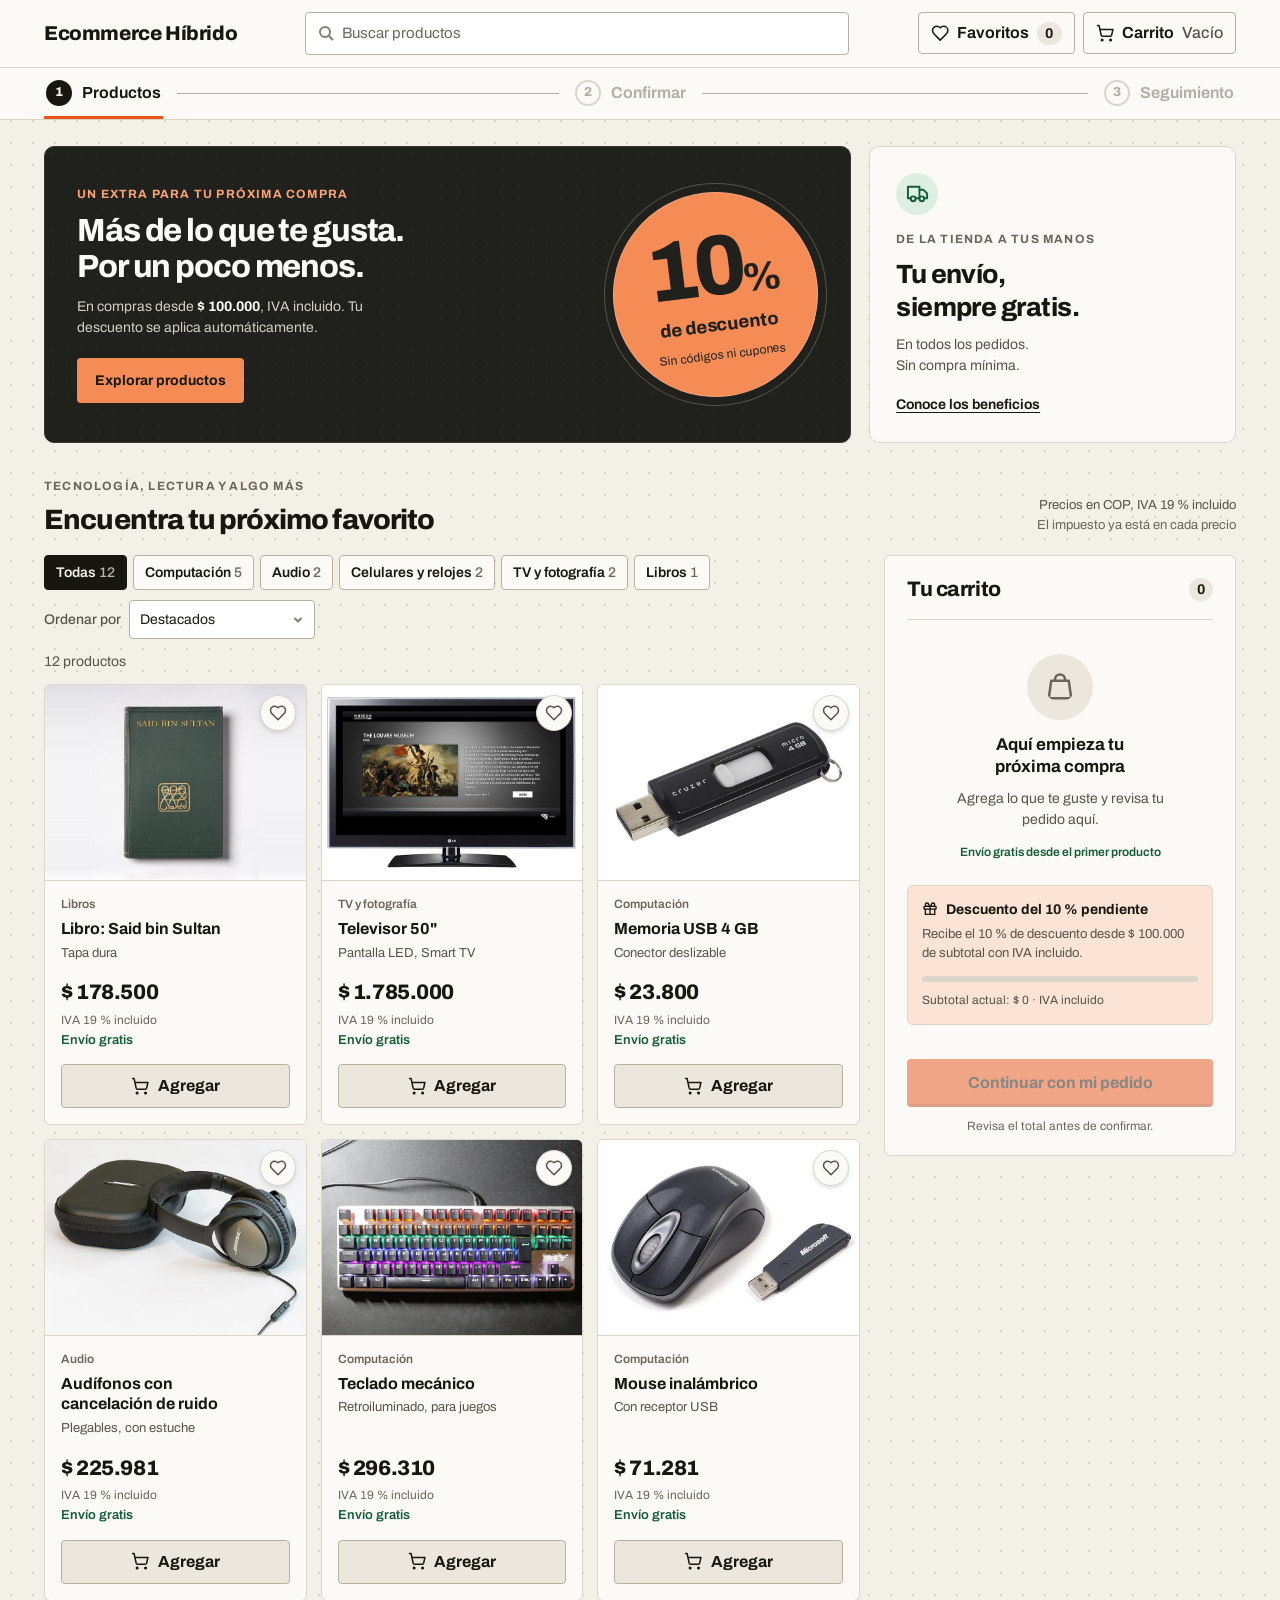
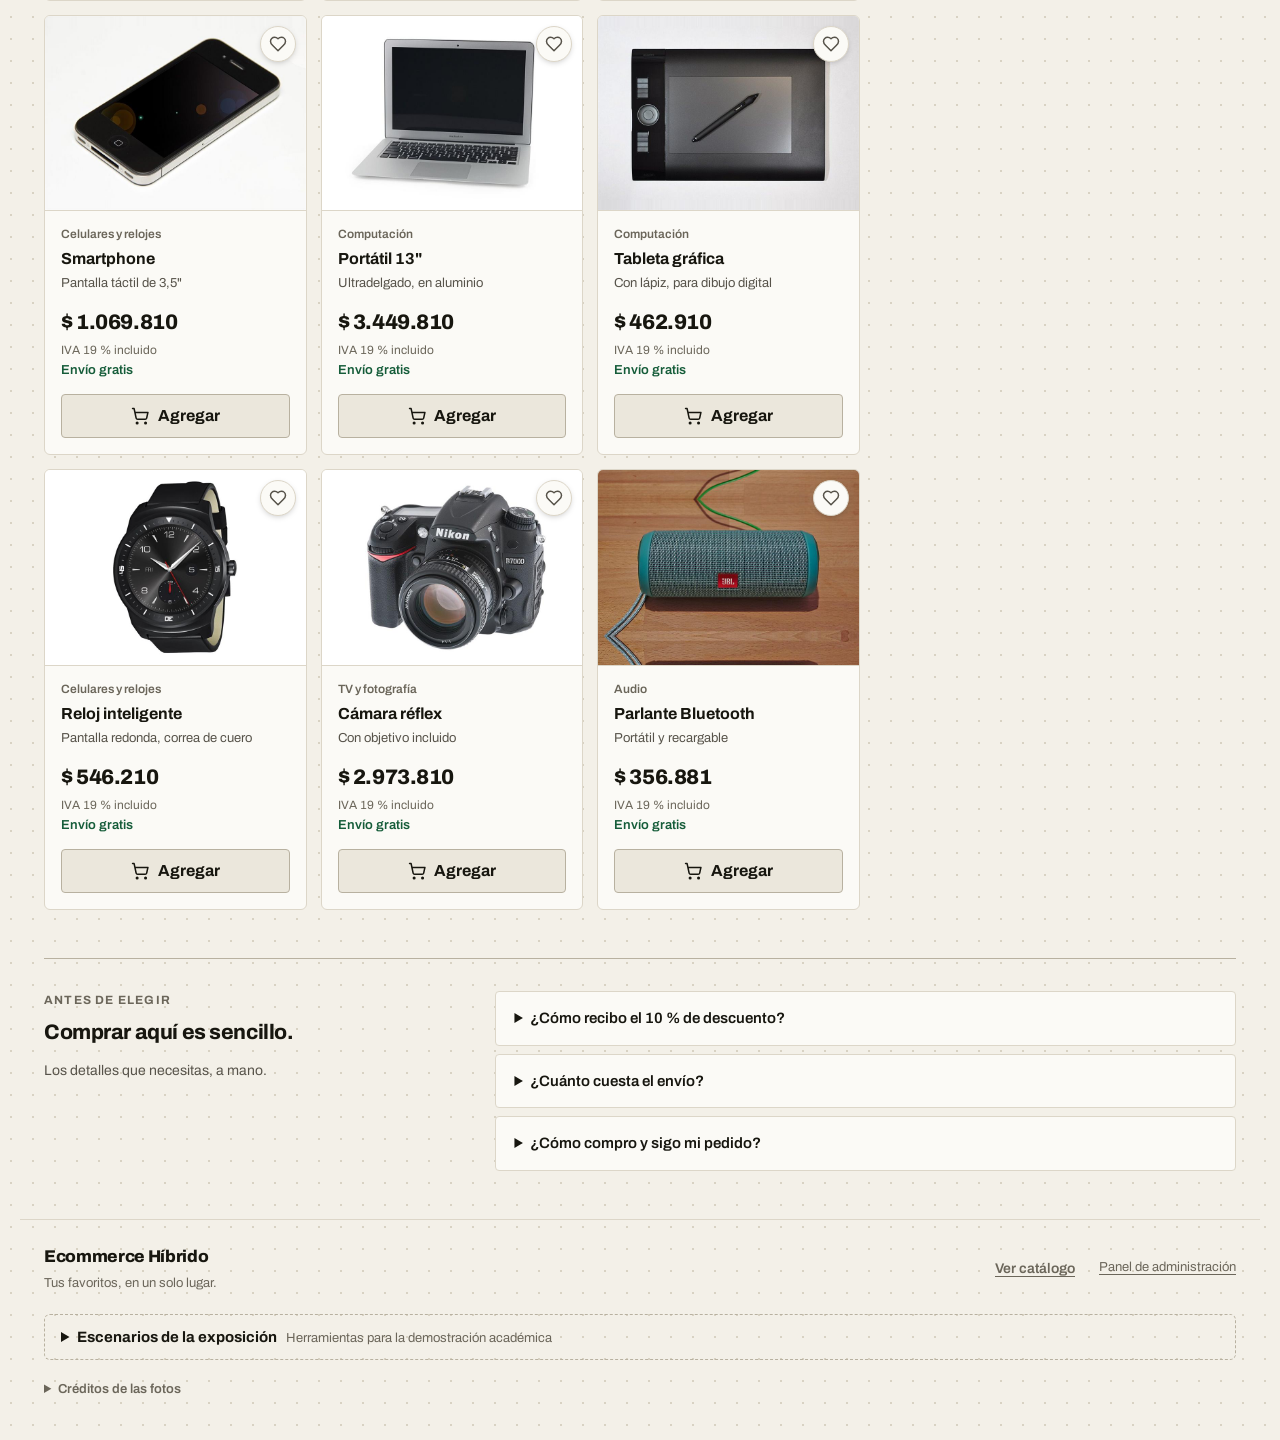
<file: frontend/index.html>
<!doctype html>
<html lang="es">
<head>
  <meta charset="utf-8">
  <meta name="viewport" content="width=device-width, initial-scale=1">
  <meta name="color-scheme" content="light dark">
  <title>Tienda · Ecommerce Híbrido</title>
  <link rel="icon" href="data:,">
  <link rel="preconnect" href="https://fonts.googleapis.com">
  <link rel="preconnect" href="https://fonts.gstatic.com" crossorigin>
  <link rel="stylesheet" href="https://fonts.googleapis.com/css2?family=Archivo:wght@400..800&family=JetBrains+Mono:wght@400;600&display=swap">
  <link rel="stylesheet" href="css/base.css">
  <link rel="stylesheet" href="css/tienda.css">
  <script type="module" src="js/tienda/app.js"></script>
</head>
<body class="tienda">

<a class="saltar-contenido" href="#titulo-productos">Ir al contenido</a>

<header class="encabezado">
  <div class="interior encabezado-fila">
    <a class="marca" href="./">Ecommerce Híbrido</a>
    <form id="form-buscar" class="buscador" role="search">
      <label for="buscar" class="solo-lector">Buscar productos</label>
      <input id="buscar" type="search" placeholder="Buscar productos" autocomplete="off">
    </form>
    <div class="acciones-encabezado">
      <button type="button" id="ver-favoritos" class="boton-encabezado" aria-pressed="false" aria-label="Ver favoritos">
        <span class="etiqueta-boton">Favoritos</span> <span id="cuenta-favoritos" class="contador">0</span>
      </button>
      <button type="button" id="ir-carrito" class="boton-encabezado boton-carrito" aria-label="Ver carrito">
        <span class="etiqueta-boton">Carrito</span> <span id="resumen-encabezado" class="resumen-encabezado">Vacío</span>
      </button>
    </div>
  </div>
  <nav class="pasos" aria-label="Pasos de la compra">
    <ol class="interior">
      <li><button type="button" data-paso="productos"><span class="numero">1</span>Productos</button></li>
      <li><button type="button" data-paso="confirmar"><span class="numero">2</span>Confirmar</button></li>
      <li><button type="button" data-paso="seguimiento"><span class="numero">3</span>Seguimiento</button></li>
    </ol>
  </nav>
</header>

<main class="interior">
  <section id="paso-productos" class="paso" aria-labelledby="titulo-productos">
    <div id="promociones" class="promociones" aria-label="Beneficios de tu compra">
      <section class="promocion-descuento" aria-labelledby="titulo-promocion">
        <div class="promocion-texto">
          <p class="antetitulo">Un extra para tu próxima compra</p>
          <h2 id="titulo-promocion">Más de lo que te gusta.<br>Por un poco menos.</h2>
          <p>En compras desde <strong>$ 100.000</strong>, IVA incluido. Tu descuento se aplica automáticamente.</p>
          <button type="button" id="explorar-productos" class="boton-primario">Explorar productos</button>
        </div>
        <div class="sello-descuento"><strong>10<span>%</span></strong><span>de descuento</span><small>Sin códigos ni cupones</small></div>
      </section>
      <section class="promocion-envio" aria-labelledby="titulo-envio">
        <span class="icono-beneficio" data-icono="envio"></span>
        <p class="antetitulo">De la tienda a tus manos</p>
        <h2 id="titulo-envio">Tu envío,<br> siempre gratis.</h2>
        <p>En todos los pedidos.<br> Sin compra mínima.</p>
        <a href="#ayuda-tienda">Conoce los beneficios</a>
      </section>
    </div>
    <div class="titulo-catalogo">
      <div>
        <p class="antetitulo">Tecnología, lectura y algo más</p>
        <h1 id="titulo-productos" tabindex="-1">Encuentra tu próximo favorito</h1>
      </div>
      <p class="nota-catalogo">Precios en COP, IVA 19 % incluido <span>El impuesto ya está en cada precio</span></p>
    </div>
    <div class="paso-productos">
      <div class="columna-catalogo">
        <div id="vista-catalogo">
          <div class="barra-catalogo">
            <div id="categorias" class="categorias" role="group" aria-label="Categorías"></div>
            <div class="orden">
              <label for="orden">Ordenar por</label>
              <select id="orden">
                <option value="relevancia">Destacados</option>
                <option value="precio-asc">Precio: menor a mayor</option>
                <option value="precio-desc">Precio: mayor a menor</option>
                <option value="nombre">Nombre</option>
              </select>
            </div>
          </div>
          <div class="resumen-catalogo">
            <p id="resultado-busqueda" class="resultado-busqueda" role="status"></p>
            <button type="button" id="limpiar-filtros" class="enlace-boton" hidden>Limpiar filtros</button>
          </div>
          <div id="vitrina" class="vitrina"></div>
          <div id="sin-resultados" class="sin-resultados" hidden>
            <p id="texto-sin-resultados"></p>
            <button type="button" id="ver-todo" class="boton-secundario">Ver todos los productos</button>
          </div>
        </div>
        <div id="detalle-producto" class="detalle-producto" hidden></div>
      </div>
      <aside class="panel carrito" aria-labelledby="titulo-carrito">
        <div class="titulo-carrito"><h2 id="titulo-carrito" tabindex="-1">Tu carrito</h2><span id="unidades-carrito" class="contador" aria-label="Unidades en el carrito">0</span></div>
        <div id="contenido-carrito"></div>
        <button type="button" id="continuar" class="boton-primario">Continuar con mi pedido</button>
        <p class="nota-carrito">Revisa el total antes de confirmar.</p>
      </aside>
    </div>
    <section id="ayuda-tienda" class="ayuda-tienda" aria-labelledby="titulo-ayuda">
      <div><p class="antetitulo">Antes de elegir</p><h2 id="titulo-ayuda">Comprar aquí es sencillo.</h2><p>Los detalles que necesitas, a mano.</p></div>
      <div class="preguntas">
        <details><summary>¿Cómo recibo el 10 % de descuento?</summary><p>El descuento aplica desde $ 100.000 en productos con IVA incluido, incluyendo ese monto exacto. Se descuenta automáticamente en el carrito, sin ingresar un cupón: $ 100.000 quedan en $ 90.000 finales. Todos los precios incluyen el IVA del 19 % y el envío es gratis.</p></details>
        <details><summary>¿Cuánto cuesta el envío?</summary><p>El envío es gratis en todos los pedidos y no exige una compra mínima. Verás el envío separado en el resumen de tu pedido.</p></details>
        <details><summary>¿Cómo compro y sigo mi pedido?</summary><p>Elige tus productos, revisa el carrito y continúa para ingresar tu nombre y confirmar. Después podrás consultar el estado del pago, la disponibilidad y la notificación en el paso Seguimiento.</p></details>
      </div>
    </section>
  </section>

  <section id="paso-confirmar" class="paso" aria-labelledby="titulo-confirmar" hidden>
    <h1 id="titulo-confirmar" tabindex="-1">Confirma tu pedido</h1>
    <div id="rechazo" class="rechazo" role="alert" hidden></div>
    <div class="paso-confirmar">
      <form id="form-confirmar" class="panel datos-cliente" novalidate>
        <h2>Tus datos</h2>
        <label for="cliente">Nombre del cliente</label>
        <input id="cliente" type="text" autocomplete="name" placeholder="Como aparecerá en el pedido" aria-describedby="error-cliente">
        <p id="error-cliente" class="error-campo" hidden>Escribe el nombre para confirmar la compra.</p>
        <button type="submit" id="confirmar" class="boton-primario">Confirmar compra</button>
        <button type="button" class="boton-secundario" data-ir="productos">Volver a los productos</button>
      </form>
      <section class="panel resumen" aria-labelledby="titulo-resumen">
        <h2 id="titulo-resumen">Resumen del pedido</h2>
        <div id="resumen-pedido"></div>
      </section>
    </div>
  </section>

  <section id="paso-seguimiento" class="paso" aria-labelledby="titulo-seguimiento" hidden>
    <h1 id="titulo-seguimiento" tabindex="-1">Seguimiento</h1>
    <p id="aviso-conexion" class="aviso-conexion" role="status" hidden>Sin conexión con el seguimiento en vivo; se vuelve a intentar sola.</p>
    <div class="paso-seguimiento">
      <section id="pedido-actual" class="panel pedido-actual" aria-live="polite" aria-label="Pedido seleccionado"></section>
      <section class="panel pedidos" aria-labelledby="titulo-pedidos">
        <h2 id="titulo-pedidos">Tus pedidos</h2>
        <p id="sin-pedidos" class="vacio">Aún no has hecho pedidos.</p>
        <ol id="mis-pedidos" class="mis-pedidos"></ol>
        <button type="button" id="otro-pedido" class="boton-primario">Hacer otro pedido</button>
      </section>
    </div>
  </section>
</main>

<div id="aviso-carrito" class="aviso-flotante" role="status" hidden></div>

<div id="barra-movil" class="barra-movil" hidden>
  <span id="resumen-movil"></span>
  <button type="button" id="continuar-movil" class="boton-primario">Continuar</button>
</div>

<footer class="interior pie">
  <div class="pie-tienda">
    <div><a class="marca" href="./">Ecommerce Híbrido</a><p>Tus favoritos, en un solo lugar.</p></div>
    <nav aria-label="Enlaces de la tienda"><button type="button" id="volver-catalogo" class="enlace-boton">Ver catálogo</button><a href="admin.html" target="panel-admin">Panel de administración</a></nav>
  </div>
  <details id="escenarios" class="escenarios">
    <summary>Escenarios de la exposición <span>Herramientas para la demostración académica</span></summary>
    <div class="grupos-escenarios">
      <div>
        <p class="etiqueta-grupo">Válidos <span>(te llevan a confirmar la compra)</span></p>
        <div class="botones-ejemplo validos">
          <button type="button" data-escenario="normal">Caso normal<small>Libro ×1, todo correcto</small></button>
          <button type="button" data-escenario="pago">Pago rechazado<small>Televisor ×1, RN-11</small></button>
          <button type="button" data-escenario="stock">Sin stock<small>USB ×15, RN-12</small></button>
          <button type="button" data-escenario="varios">Varios ítems<small>Libro + USB ×11, RN-12</small></button>
        </div>
      </div>
      <div>
        <p class="etiqueta-grupo">Inválidos <span>(order-api responde 400)</span></p>
        <div class="botones-ejemplo invalidos">
          <button type="button" data-escenario="precio-cero" class="invalida">Precio cero<small>precioUnitario 0</small></button>
          <button type="button" data-escenario="sin-items" class="invalida">Sin ítems<small>lista vacía</small></button>
          <button type="button" data-escenario="cantidad-cero" class="invalida">Cantidad cero<small>cantidad 0</small></button>
        </div>
      </div>
    </div>
  </details>
  <details class="creditos">
    <summary>Créditos de las fotos</summary>
    <ul id="lista-creditos"></ul>
    <p>Fotos con licencia libre de Wikimedia Commons. Las marcas que aparecen pertenecen a sus dueños; esta es una tienda de demostración de un proyecto académico.</p>
  </details>
</footer>

</body>
</html>
</file>
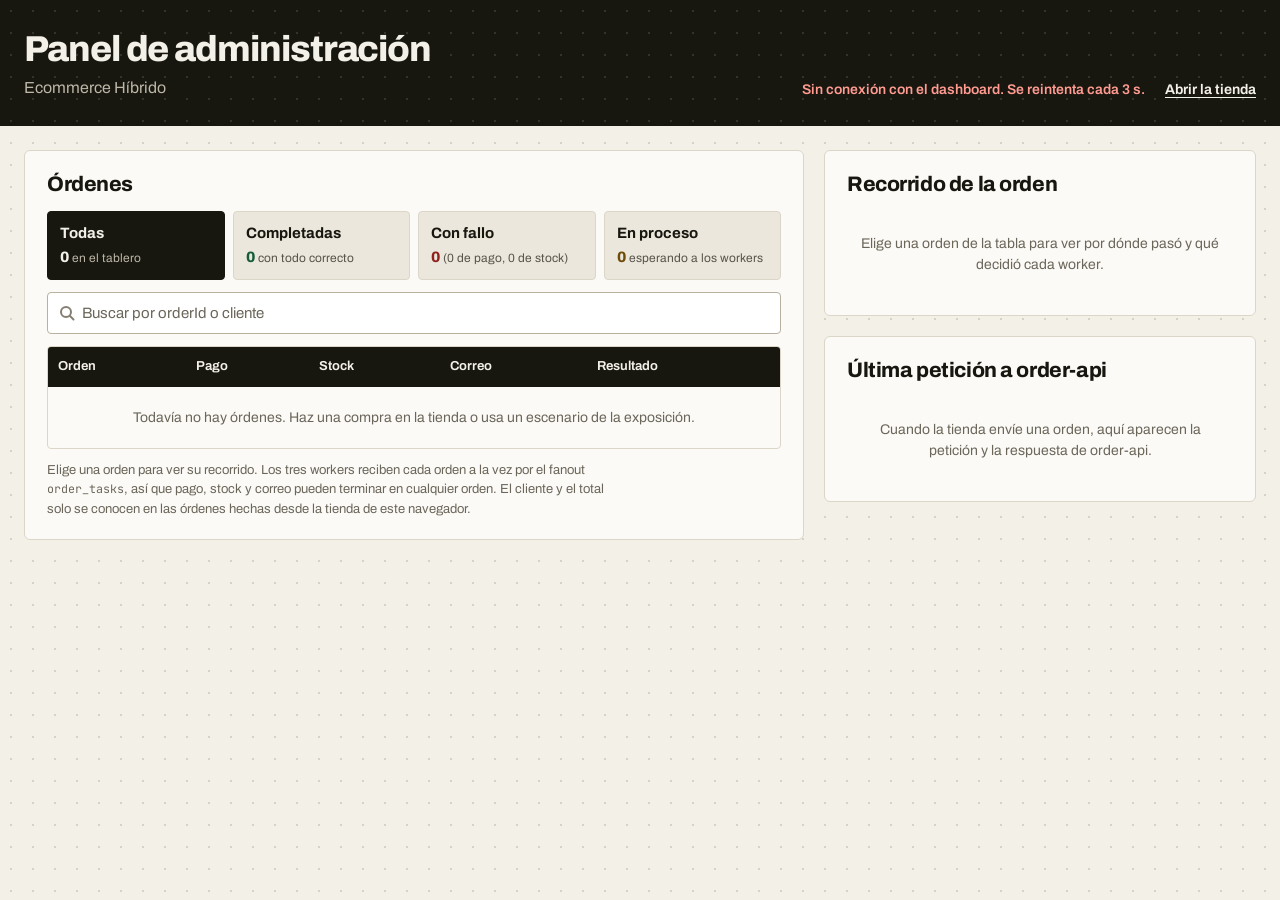
<file: frontend/admin.html>
<!doctype html>
<html lang="es">
<head>
  <meta charset="utf-8">
  <meta name="viewport" content="width=device-width, initial-scale=1">
  <meta name="color-scheme" content="light dark">
  <title>Panel de administración · Ecommerce Híbrido</title>
  <link rel="icon" href="data:,">
  <link rel="preconnect" href="https://fonts.googleapis.com">
  <link rel="preconnect" href="https://fonts.gstatic.com" crossorigin>
  <link rel="stylesheet" href="https://fonts.googleapis.com/css2?family=Archivo:wght@400..800&family=JetBrains+Mono:wght@400;600&display=swap">
  <link rel="stylesheet" href="css/base.css">
  <link rel="stylesheet" href="css/admin.css">
  <script type="module" src="js/admin/app.js"></script>
</head>
<body class="admin">

<header class="cabecera">
  <div class="cabecera-interior">
    <div>
      <h1>Panel de administración</h1>
      <p class="producto">Ecommerce Híbrido</p>
    </div>
    <div class="cabecera-derecha">
      <p id="conexion" class="conexion" role="status">Conectando con el dashboard…</p>
      <a class="enlace-tienda" href="./" target="tienda">Abrir la tienda</a>
    </div>
  </div>
</header>

<main class="columnas">
  <section class="panel panel-ordenes" aria-labelledby="titulo-ordenes">
    <div class="cabecera-panel">
      <h2 id="titulo-ordenes">Órdenes</h2>
      <p id="mostrando" class="mostrando" aria-live="polite"></p>
    </div>
    <div class="filtros" role="group" aria-label="Filtrar por resultado">
      <button type="button" data-filtro="todas" aria-pressed="true">
        Todas<small><b id="cuenta-todas">0</b> en el tablero</small>
      </button>
      <button type="button" data-filtro="completada" class="completada" aria-pressed="false">
        Completadas<small><b id="cuenta-completada">0</b> con todo correcto</small>
      </button>
      <button type="button" data-filtro="fallo" class="fallo" aria-pressed="false">
        Con fallo<small><b id="cuenta-fallo">0</b> <span id="detalle-fallo">(0 de pago, 0 de stock)</span></small>
      </button>
      <button type="button" data-filtro="proceso" class="proceso" aria-pressed="false">
        En proceso<small><b id="cuenta-proceso">0</b> esperando a los workers</small>
      </button>
    </div>
    <input id="buscar" type="search" placeholder="Buscar por orderId o cliente" aria-label="Buscar por orderId o cliente" autocomplete="off">
    <div class="tabla-envoltura">
      <table id="ordenes">
        <thead>
          <tr><th>Orden</th><th>Pago</th><th>Stock</th><th>Correo</th><th>Resultado</th></tr>
        </thead>
        <tbody id="filas"></tbody>
      </table>
      <p id="sin-ordenes" class="vacio">Todavía no hay órdenes. Haz una compra en la tienda o usa un escenario de la exposición.</p>
    </div>
    <p class="leyenda">
      Elige una orden para ver su recorrido. Los tres workers reciben cada orden a la vez por el fanout
      <code>order_tasks</code>, así que pago, stock y correo pueden terminar en cualquier orden. El cliente y el total
      solo se conocen en las órdenes hechas desde la tienda de este navegador.
    </p>
  </section>

  <div class="lateral">
    <section id="recorrido" class="panel recorrido-panel" aria-labelledby="titulo-recorrido">
      <h2 id="titulo-recorrido">Recorrido de la orden</h2>
      <div id="contenido-recorrido" aria-live="polite"></div>
    </section>
    <section id="peticion" class="panel peticion" aria-labelledby="titulo-peticion">
      <h2 id="titulo-peticion">Última petición a order-api</h2>
      <div id="contenido-peticion" aria-live="polite"></div>
    </section>
  </div>
</main>

</body>
</html>
</file>
<file: frontend/css/base.css>
/* Base común de la tienda y del panel de administración: tokens de color (claro y oscuro), tipografía, paneles,
   campos y botones. Cada página añade lo suyo en tienda.css o admin.css. Una sola familia tipográfica; la
   monoespaciada solo para datos y código (SKU, orderId, estados, JSON). */

:root {
  --papel: #f3f0e8; --papel-2: #ebe7dc; --tarjeta: #fbfaf6; --campo: #ffffff; --punto-fondo: #d8d2c3;
  --tinta: #17160f; --tinta-2: #57534a; --tinta-3: #6b665a; --linea: #dcd6c8; --linea-fuerte: #b8b1a0;
  --senal: #e8541c; --senal-oscura: #c9430f; --senal-suave: #fbe3d6;
  --ok: #1f7a4d; --ok-texto: #155c39; --ok-suave: #dcefe2;
  --fallo: #b8322a; --fallo-texto: #8e231d; --fallo-suave: #f8dfdb;
  --pend-texto: #6e4c08; --pend-suave: #f3e8cc;
  --neutro-suave: #e7e3d8;
  --destacado: #fde9c8; --hover: #f4f1e9;
  /* Banda: superficie sólida de la cabecera del panel y del encabezado de su tabla. En claro es la tinta. */
  --banda: #17160f; --sobre-banda: #f3f0e8; --sobre-banda-2: #bdb7a8; --punto-banda: #34332b; --fallo-sobre-banda: #ff9b91;
  /* Texto sobre la tinta (filtro o paso seleccionado) y sobre los colores de estado sólidos. */
  --sobre-tinta: #f3f0e8; --sobre-tinta-2: #bdb7a8;
  --sobre-estado: #ffffff;
  --fuente: "Archivo", "Segoe UI", system-ui, sans-serif;
  --mono: "JetBrains Mono", "Cascadia Mono", Consolas, ui-monospace, monospace;
  --radio: 6px;
  color-scheme: light;
}

@media (prefers-color-scheme: dark) {
  :root {
    --papel: #121210; --papel-2: #1b1b18; --tarjeta: #1a1a17; --campo: #22221e; --punto-fondo: #2a2a25;
    --tinta: #efebe1; --tinta-2: #b5afa1; --tinta-3: #a09a8c; --linea: #2f2e29; --linea-fuerte: #4a483f;
    --senal: #ff6a2b; --senal-oscura: #ff8550; --senal-suave: #4a2a19;
    --ok: #4cc488; --ok-texto: #7fdcab; --ok-suave: #16301f;
    --fallo: #ff7468; --fallo-texto: #ff9b91; --fallo-suave: #3b1b18;
    --pend-texto: #f0c871; --pend-suave: #342912;
    --neutro-suave: #2a2a25;
    --destacado: #3d2f12; --hover: #20201c;
    /* En oscuro la banda no se invierte (sería una franja clara deslumbrante): es un gris cálido sobre el fondo. */
    --banda: #2f2e29; --sobre-banda: #efebe1; --sobre-banda-2: #b5afa1; --punto-banda: #4a483f; --fallo-sobre-banda: #ff9b91;
    --sobre-tinta: #121210; --sobre-tinta-2: #57534a;
    --sobre-estado: #121210;
    color-scheme: dark;
  }
}

* { box-sizing: border-box; }
html { -webkit-text-size-adjust: 100%; scrollbar-color: var(--linea-fuerte) transparent; }
body {
  margin: 0; min-height: 100vh; color: var(--tinta); font: 400 15px/1.5 var(--fuente);
  font-variant-numeric: tabular-nums;
  background-color: var(--papel);
  background-image: radial-gradient(var(--punto-fondo) 1px, transparent 1.3px);
  background-size: 22px 22px;
  -webkit-font-smoothing: antialiased;
}
::selection { background: var(--senal-suave); color: var(--tinta); }
button, input { font: inherit; color: inherit; }
button { cursor: pointer; }
button:disabled { cursor: not-allowed; }
input { caret-color: var(--senal); accent-color: var(--senal); }
:focus-visible { outline: 2px solid var(--senal); outline-offset: 2px; }
code { font-family: var(--mono); font-size: .9em; }
[hidden] { display: none !important; }
a { color: inherit; text-underline-offset: 3px; }

h1 { margin: 0; font-size: 2rem; line-height: 1.1; font-weight: 800; letter-spacing: -.03em; text-wrap: balance; }
h2 { margin: 0 0 16px; font-size: 1.3125rem; line-height: 1.25; font-weight: 750; letter-spacing: -.02em; }
h1:focus, h2:focus { outline: none; }

.icono { width: 1.15em; height: 1.15em; flex: none; }

/* ---------- Paneles ---------- */
.panel { min-width: 0; background: var(--tarjeta); border: 1px solid var(--linea); border-radius: var(--radio); padding: 20px 22px; }
.vacio { margin: 0; padding: 20px 8px; text-align: center; font-size: .875rem; color: var(--tinta-3); }
.meta { margin: 0 0 12px; font-size: .8125rem; color: var(--tinta-2); }

/* ---------- Botones de ejemplo (escenarios): título y una línea de detalle ---------- */
.etiqueta-grupo { margin: 0 0 8px; font-size: .8125rem; font-weight: 600; color: var(--tinta-2); }
.etiqueta-grupo span { font-weight: 400; color: var(--tinta-3); }
.botones-ejemplo { display: grid; grid-template-columns: repeat(2, minmax(0, 1fr)); gap: 8px; }
.botones-ejemplo.invalidos { grid-template-columns: repeat(3, minmax(0, 1fr)); }
.botones-ejemplo button {
  display: grid; gap: 1px; text-align: left; padding: 9px 11px; font-size: .875rem; font-weight: 650;
  background: var(--papel-2); border: 1px solid var(--linea); border-radius: 4px;
  transition: border-color .15s ease, background-color .15s ease;
}
.botones-ejemplo button:hover { border-color: var(--tinta); background: var(--tarjeta); }
.botones-ejemplo small { font-size: .75rem; font-weight: 400; color: var(--tinta-2); }
.botones-ejemplo button.invalida { border-style: dashed; border-color: var(--fallo); background: transparent; }
.botones-ejemplo button.invalida:hover { background: var(--fallo-suave); }

/* ---------- Campos ---------- */
label { display: block; margin-bottom: 6px; font-size: .875rem; font-weight: 600; }
input {
  width: 100%; min-width: 0; padding: 9px 11px; font-size: .9375rem; background: var(--campo);
  border: 1px solid var(--linea-fuerte); border-radius: 4px; transition: border-color .15s ease;
}
input::placeholder { color: var(--tinta-3); }
input:hover { border-color: var(--tinta-3); }
input:focus { outline: 2px solid var(--senal); outline-offset: 0; border-color: var(--senal); }
input[aria-invalid="true"] { border-color: var(--fallo); background: var(--fallo-suave); }
.error-campo { margin: 6px 0 0; font-size: .8125rem; font-weight: 600; color: var(--fallo-texto); }
select {
  padding: 8px 32px 8px 10px; font: inherit; font-size: .875rem; color: var(--tinta); background: var(--campo)
  url("data:image/svg+xml,%3Csvg xmlns='http://www.w3.org/2000/svg' width='12' height='12' fill='none' stroke='%23857f72' stroke-width='2' stroke-linecap='round' stroke-linejoin='round'%3E%3Cpath d='m3 4.5 3 3 3-3'/%3E%3C/svg%3E") no-repeat right 10px center;
  border: 1px solid var(--linea-fuerte); border-radius: 4px; appearance: none; cursor: pointer;
}
select:focus { outline: 2px solid var(--senal); outline-offset: 0; border-color: var(--senal); }
/* Visible solo para lectores de pantalla (por ejemplo, la etiqueta del buscador). */
.solo-lector { position: absolute; width: 1px; height: 1px; padding: 0; margin: -1px; overflow: hidden; clip: rect(0 0 0 0); white-space: nowrap; border: 0; }

/* ---------- Botones ---------- */
.boton-primario {
  display: inline-flex; align-items: center; justify-content: center; gap: 8px;
  padding: 12px 18px; border: 0; border-radius: 4px; background: var(--senal); color: #17160f;
  font-size: 1rem; font-weight: 700; box-shadow: inset 0 -3px 0 rgba(0, 0, 0, .18);
  transition: background-color .15s ease;
}
.boton-primario:hover:not(:disabled) { background: var(--senal-oscura); }
.boton-primario:active:not(:disabled) { box-shadow: inset 0 -1px 0 rgba(0, 0, 0, .18); }
.boton-primario:disabled { opacity: .5; }
.boton-secundario {
  display: inline-flex; align-items: center; justify-content: center; gap: 8px; padding: 9px 14px;
  font-size: .875rem; font-weight: 650; text-decoration: none; background: transparent;
  border: 1px solid var(--tinta); border-radius: 4px;
}
.boton-secundario:hover { background: var(--tinta); color: var(--papel); }
.boton-icono {
  display: inline-grid; place-items: center; width: 2rem; height: 2rem; padding: 0; background: transparent;
  border: 1px solid var(--linea-fuerte); border-radius: 4px; color: var(--tinta-2);
}
.boton-icono .icono { width: 15px; height: 15px; }
.boton-icono:hover { border-color: var(--tinta); color: var(--tinta); }

/* ---------- Estados de los workers (enum tal como viaja por Kafka) ---------- */
.estado { display: inline-block; padding: 2px 7px; border-radius: 4px; font: 500 .6875rem/1.5 var(--mono); white-space: nowrap; }
.estado.ok { background: var(--ok-suave); color: var(--ok-texto); }
.estado.fallo { background: var(--fallo-suave); color: var(--fallo-texto); }
.estado.pendiente { background: var(--neutro-suave); color: var(--tinta-2); }

/* ---------- Cuerpos JSON ---------- */
.cuerpos { display: grid; gap: 6px; margin-top: 16px; }
details { border: 1px solid var(--linea); border-radius: 4px; overflow: hidden; }
summary { cursor: pointer; padding: 8px 12px; font-size: .8125rem; font-weight: 600; color: var(--tinta-2); }
summary:hover { color: var(--tinta); }
details pre {
  margin: 0; padding: 12px; max-height: 280px; overflow: auto; border-top: 1px solid var(--linea);
  background: var(--papel-2); font: .8125rem/1.5 var(--mono); white-space: pre-wrap; word-break: break-all;
}
.detalles { margin: 6px 0 0; padding-left: 20px; font-size: .875rem; color: var(--fallo-texto); }
.detalles li { font-family: var(--mono); font-size: .8125rem; }

@media (prefers-reduced-motion: reduce) {
  *, *::before, *::after { transition: none !important; scroll-behavior: auto !important; }
}

@media (max-width: 520px) {
  .botones-ejemplo.invalidos { grid-template-columns: minmax(0, 1fr); }
}
</file>
<file: frontend/css/tienda.css>
/* Tienda: promociones, catálogo, carrito, confirmación y seguimiento. Los tokens de base.css mantienen
   la identidad compartida; los ajustes de esta hoja solo afectan a la tienda. */

.interior { max-width: 1240px; margin: 0 auto; padding-inline: 24px; }

body.tienda { font-size: 16px; }
.saltar-contenido { position: fixed; top: -100px; left: 16px; z-index: 40; padding: 12px 18px; background: var(--tarjeta); border: 2px solid var(--senal); border-radius: 4px; }
.saltar-contenido:focus { top: 12px; }

/* ---------- Encabezado y pasos ---------- */
.encabezado { position: sticky; top: 0; z-index: 10; background: var(--tarjeta); border-bottom: 1px solid var(--linea); }
.encabezado-fila {
  display: grid; grid-template-columns: auto minmax(0, 34rem) auto; justify-content: space-between; align-items: center;
  gap: 12px 20px; padding-top: 12px; padding-bottom: 12px;
}
.marca { font-size: 1.25rem; font-weight: 800; letter-spacing: -.02em; text-decoration: none; white-space: nowrap; }
.buscador { margin: 0; }
#buscar {
  padding-left: 36px;
  background: var(--campo) url("data:image/svg+xml,%3Csvg xmlns='http://www.w3.org/2000/svg' width='16' height='16' fill='none' stroke='%23857f72' stroke-width='2' stroke-linecap='round'%3E%3Ccircle cx='7' cy='7' r='5'/%3E%3Cpath d='m11 11 3.5 3.5'/%3E%3C/svg%3E") no-repeat 12px 50%;
}
.acciones-encabezado { display: flex; gap: 8px; }
.boton-encabezado {
  display: inline-flex; align-items: center; gap: 8px; padding: 8px 12px; font-weight: 650; white-space: nowrap;
  background: transparent; border: 1px solid var(--linea-fuerte); border-radius: 4px;
}
.boton-encabezado:hover { border-color: var(--tinta); }
.boton-encabezado[aria-pressed="true"] { background: var(--tinta); border-color: var(--tinta); color: var(--sobre-tinta); }
.contador {
  min-width: 1.75em; padding: 1px 7px; border-radius: 999px; text-align: center; font-size: .875rem; font-weight: 700;
  background: var(--papel-2); color: var(--tinta);
}
.boton-encabezado[aria-pressed="true"] .contador { background: var(--sobre-tinta); color: var(--tinta); }
.resumen-encabezado { font-weight: 500; color: var(--tinta-2); }

.pasos { border-top: 1px solid var(--linea); }
.pasos ol { display: flex; align-items: center; list-style: none; margin-block: 0; }
.pasos li { display: flex; align-items: center; flex: 1; }
.pasos li:last-child { flex: none; }
/* La línea entre pasos: el camino de la compra. */
.pasos li:not(:last-child)::after { content: ""; flex: 1; min-width: 12px; height: 1px; margin-inline: 14px; background: var(--linea-fuerte); }
.pasos button {
  display: inline-flex; align-items: center; gap: 10px; padding: 12px 2px 10px; white-space: nowrap;
  background: none; border: 0; border-bottom: 3px solid transparent; font-weight: 650; color: var(--tinta-3);
}
.pasos button:not(:disabled):hover { color: var(--tinta); }
.pasos button:disabled { opacity: .5; }
.pasos .numero {
  display: inline-grid; place-items: center; width: 26px; height: 26px; border-radius: 50%;
  border: 2px solid var(--linea-fuerte); font-size: .8125rem; font-weight: 800;
}
.pasos button[aria-current="step"] { color: var(--tinta); border-bottom-color: var(--senal); }
.pasos button[aria-current="step"] .numero { background: var(--tinta); border-color: var(--tinta); color: var(--sobre-tinta); }
.pasos button.hecho .numero { background: var(--ok); border-color: var(--ok); color: var(--sobre-estado); }

main.interior { padding-top: 26px; padding-bottom: 48px; }
.paso h1 { margin-bottom: 16px; font-size: 1.75rem; }

/* ---------- Beneficios visibles al entrar al catálogo ---------- */
.antetitulo { margin: 0 0 10px; font-size: .75rem; font-weight: 700; letter-spacing: .1em; text-transform: uppercase; }
.promociones { display: grid; grid-template-columns: minmax(0, 2.2fr) minmax(0, 1fr); gap: 18px; margin-bottom: 34px; }
.promocion-descuento {
  display: flex; align-items: center; justify-content: space-between; gap: 20px; padding: 30px 32px;
  background: #20211c; color: #fbfaf6; border: 1px solid #34372e; border-radius: 10px; overflow: hidden;
  background-image: radial-gradient(#3a3c32 .8px, transparent .8px); background-size: 15px 15px;
}
.promocion-texto { max-width: 24rem; }
.promocion-descuento .antetitulo { color: #fca476; }
.promocion-descuento h2 { margin: 0 0 12px; font-size: clamp(1.55rem, 2.5vw, 2.1rem); line-height: 1.12; letter-spacing: -.035em; }
.promocion-texto > p:not(.antetitulo) { margin: 0 0 20px; max-width: 36ch; color: #d1d1c6; font-size: .875rem; }
.promocion-texto strong { color: #fbfaf6; white-space: nowrap; }
.promocion-descuento .boton-primario { background: #f58b55; color: #17160f; box-shadow: none; font-size: .875rem; }
.promocion-descuento .boton-primario:hover { background: #ffac7f; }
.sello-descuento {
  flex: none; display: flex; flex-direction: column; align-items: center; justify-content: center; width: 205px; height: 205px;
  border-radius: 50%; border: 1px solid #f4a67d; background: #f58b55; color: #20211c; transform: rotate(-7deg);
  box-shadow: 0 0 0 8px #20211c, 0 0 0 9px #535346;
}
.sello-descuento > strong { font-size: 5.3rem; line-height: 1; font-weight: 800; letter-spacing: -.07em; }
.sello-descuento strong span { font-size: 2.5rem; letter-spacing: -.04em; }
.sello-descuento > span { margin-top: 3px; font-size: 1.125rem; font-weight: 750; }
.sello-descuento small { margin-top: 7px; font-size: .75rem; }
.promocion-envio { padding: 26px; background: var(--tarjeta); border: 1px solid var(--linea); border-radius: 10px; }
.icono-beneficio { display: inline-flex; align-items: center; justify-content: center; width: 42px; height: 42px; margin-bottom: 15px; color: var(--ok-texto); background: var(--ok-suave); border-radius: 50%; }
.icono-beneficio .icono { width: 23px; height: 23px; }
.promocion-envio .antetitulo { color: var(--tinta-3); }
.promocion-envio h2 { margin-bottom: 10px; font-size: 1.65rem; }
.promocion-envio > p:not(.antetitulo) { margin: 0 0 16px; color: var(--tinta-2); font-size: .875rem; }
.promocion-envio > a { font-size: .875rem; font-weight: 650; }
.titulo-catalogo { display: flex; align-items: end; justify-content: space-between; gap: 16px; margin-bottom: 20px; }
.titulo-catalogo .antetitulo { color: var(--tinta-3); }
.titulo-catalogo h1 { margin: 0; scroll-margin-top: 140px; }
.nota-catalogo { flex: none; margin: 0; color: var(--tinta-2); font-size: .8125rem; text-align: right; }
.nota-catalogo span { display: block; color: var(--tinta-3); }
.resumen-catalogo { display: flex; align-items: baseline; justify-content: space-between; gap: 12px; margin-bottom: 12px; }
.resumen-catalogo .resultado-busqueda { margin: 0; }
.enlace-boton { padding: 0; background: none; border: 0; text-decoration: underline; text-underline-offset: 3px; font-size: .875rem; font-weight: 600; }
.enlace-boton:hover { color: var(--senal-oscura); }

/* ---------- Escenarios de la exposición: herramienta de la demo, no parte de la tienda ---------- */
details.escenarios { width: 100%; border: 1px dashed var(--linea-fuerte); border-radius: var(--radio); background: transparent; }
.escenarios summary { padding: 11px 16px; font-size: .9375rem; font-weight: 700; color: var(--tinta); }
.escenarios summary span { margin-left: 6px; font-size: .8125rem; font-weight: 400; color: var(--tinta-3); }
.grupos-escenarios { display: grid; grid-template-columns: minmax(0, 4fr) minmax(0, 3fr); gap: 16px; padding: 4px 16px 16px; }

/* ---------- Paso 1: catálogo, vitrina y carrito ---------- */
.paso-productos { display: grid; grid-template-columns: minmax(0, 1fr) minmax(0, 22rem); gap: 24px; align-items: start; }
.columna-catalogo { min-width: 0; }
.barra-catalogo { display: flex; flex-wrap: wrap; align-items: center; justify-content: space-between; gap: 10px 16px; margin-bottom: 12px; }
.categorias { display: flex; flex-wrap: wrap; gap: 6px; }
.categorias button {
  padding: 6px 11px; font-size: .875rem; font-weight: 600; white-space: nowrap;
  background: var(--tarjeta); border: 1px solid var(--linea-fuerte); border-radius: 4px;
}
.categorias button:hover { border-color: var(--tinta); }
.categorias button[aria-pressed="true"] { background: var(--tinta); border-color: var(--tinta); color: var(--sobre-tinta); }
.categorias .conteo { font-weight: 500; color: var(--tinta-3); }
.categorias button[aria-pressed="true"] .conteo { color: var(--sobre-tinta-2); }
.orden { display: flex; align-items: center; gap: 8px; }
.orden label { margin: 0; font-size: .875rem; font-weight: 500; color: var(--tinta-2); white-space: nowrap; }
.resultado-busqueda { margin: 0 0 12px; font-size: .875rem; color: var(--tinta-2); }
.sin-resultados { padding: 32px 16px; text-align: center; border: 1px dashed var(--linea-fuerte); border-radius: var(--radio); }
.sin-resultados p { margin: 0 0 14px; color: var(--tinta-2); }
.vitrina { display: grid; grid-template-columns: repeat(auto-fill, minmax(210px, 1fr)); gap: 14px; }
.producto {
  display: flex; flex-direction: column; overflow: hidden; background: var(--tarjeta);
  border: 1px solid var(--linea); border-radius: var(--radio); transition: border-color .15s ease, box-shadow .15s ease;
}
.producto:hover { border-color: var(--linea-fuerte); box-shadow: 0 5px 16px -10px rgba(0, 0, 0, .3); }
/* La foto ocupa todo el ancho de la tarjeta con la misma proporción en todas, para que la vitrina quede alineada. */
.foto-producto {
  display: block; width: 100%; height: auto; aspect-ratio: 4 / 3; object-fit: cover;
  background: var(--papel-2); border-bottom: 1px solid var(--linea);
}
.cuerpo-producto { display: flex; flex-direction: column; flex: 1; padding: 14px 16px 16px; }
.marco-foto { position: relative; }
.enlace-foto { display: block; }
.enlace-foto:hover .foto-producto { opacity: .9; }
.boton-favorito {
  position: absolute; top: 10px; right: 10px; display: grid; place-items: center; width: 36px; height: 36px; padding: 0;
  background: var(--tarjeta); border: 1px solid var(--linea); border-radius: 50%; color: var(--tinta-2);
  box-shadow: 0 2px 6px -2px rgba(0, 0, 0, .25);
}
.boton-favorito .icono { width: 18px; height: 18px; }
.boton-favorito:hover { color: var(--fallo); border-color: var(--fallo); }
.boton-favorito[aria-pressed="true"], .boton-favorito-texto[aria-pressed="true"] { color: var(--fallo); }
.boton-favorito[aria-pressed="true"] .icono, .boton-favorito-texto[aria-pressed="true"] .icono { fill: currentColor; }
.producto h3 a { color: inherit; text-decoration: none; }
.producto h3 a:hover { text-decoration: underline; }
.producto h3 { margin: 0; font-size: 1rem; line-height: 1.3; font-weight: 700; text-wrap: balance; }
.producto .detalle { margin: 4px 0 0; font-size: .8125rem; color: var(--tinta-2); }
.categoria-producto { margin: 0 0 6px; font-size: .75rem; font-weight: 600; color: var(--tinta-3); }
.producto .precio { margin: auto 0 0; padding-top: 14px; font-size: 1.3125rem; font-weight: 800; letter-spacing: -.02em; }
.envio-producto { margin: 2px 0 14px; color: var(--ok-texto); font-size: .8125rem; font-weight: 600; }
.iva-producto { margin: 2px 0 0; color: var(--tinta-3); font-size: .75rem; }
.compra { min-height: 2.5rem; display: flex; align-items: center; }
.boton-agregar {
  display: inline-flex; align-items: center; justify-content: center; gap: 8px; width: 100%; padding: 9px 12px;
  font-weight: 700; background: var(--papel-2); border: 1px solid var(--linea-fuerte); border-radius: 4px;
  transition: background-color .15s ease, border-color .15s ease;
}
.boton-agregar:hover { background: var(--tinta); border-color: var(--tinta); color: var(--papel); }
.selector-cantidad { display: inline-flex; align-items: center; gap: 6px; }
.compra .selector-cantidad { width: 100%; justify-content: space-between; }
.selector-cantidad .cantidad { min-width: 2.5ch; text-align: center; font-weight: 700; }
.aviso-stock { margin: 8px 0 0; font-size: .75rem; font-weight: 600; color: var(--fallo-texto); }

.carrito { position: sticky; top: 124px; }
.titulo-carrito { display: flex; align-items: center; justify-content: space-between; gap: 12px; padding-bottom: 16px; margin-bottom: 18px; border-bottom: 1px solid var(--linea); }
.titulo-carrito h2 { margin: 0; scroll-margin-top: 190px; }
.carrito-vacio { display: grid; justify-items: center; gap: 10px; padding: 16px 0 24px; text-align: center; }
.carrito-vacio > .icono { box-sizing: content-box; width: 30px; height: 30px; padding: 18px; margin-bottom: 4px; background: var(--papel-2); color: var(--tinta-3); border-radius: 50%; }
.carrito-vacio > strong { max-width: 18ch; font-size: 1.0625rem; line-height: 1.3; }
.carrito-vacio > p { margin: 0; max-width: 27ch; font-size: .875rem; color: var(--tinta-2); }
.envio-gratis { margin-top: 3px; font-size: .75rem; font-weight: 600; color: var(--ok-texto); }
.nota-carrito { margin: 10px 0 0; font-size: .75rem; text-align: center; color: var(--tinta-3); }
.beneficio-pedido { margin-bottom: 18px; padding: 13px 14px; background: var(--senal-suave); border: 1px solid var(--linea); border-radius: var(--radio); }
.beneficio-pedido.activo { background: var(--ok-suave); }
.beneficio-titulo { display: flex; align-items: center; gap: 8px; margin: 0 0 5px; font-size: .875rem; }
.beneficio-pedido.activo .beneficio-titulo { color: var(--ok-texto); }
.beneficio-texto { margin: 0; font-size: .8125rem; color: var(--tinta-2); }
.beneficio-pedido progress { display: block; width: 100%; height: 6px; margin: 12px 0 5px; appearance: none; border: 0; border-radius: 6px; background: var(--linea); overflow: hidden; }
.beneficio-pedido progress::-webkit-progress-bar { background: var(--linea); border-radius: 6px; }
.beneficio-pedido progress::-webkit-progress-value { background: var(--senal); border-radius: 6px; }
.beneficio-pedido progress::-moz-progress-bar { background: var(--senal); border-radius: 6px; }
.beneficio-pedido small { color: var(--tinta-2); font-size: .75rem; }
.lineas { list-style: none; margin: 0 0 14px; padding: 0; display: grid; gap: 12px; }
.miniatura {
  display: block; width: 48px; height: 48px; object-fit: cover; flex: none;
  border: 1px solid var(--linea); border-radius: 4px; background: var(--papel-2);
}
.linea {
  display: grid; grid-template-columns: 48px minmax(0, 1fr) auto;
  grid-template-areas: "foto nombre importe" "foto selector quitar";
  gap: 8px 10px; align-items: center; padding-bottom: 12px; border-bottom: 1px dashed var(--linea);
}
.linea .miniatura { grid-area: foto; align-self: start; }
.linea .nombre { grid-area: nombre; font-size: .875rem; font-weight: 650; }
.linea .importe { grid-area: importe; font-weight: 650; text-align: right; }
.linea .selector-cantidad { grid-area: selector; }
.linea .quitar { grid-area: quitar; justify-self: end; border-color: transparent; }
.linea .quitar:hover { border-color: var(--fallo); color: var(--fallo); background: var(--fallo-suave); }
.totales { display: grid; grid-template-columns: 1fr auto; gap: 4px 0; margin: 0; font-size: .875rem; }
.totales dt { color: var(--tinta-2); }
.totales dd { margin: 0; padding-left: 16px; text-align: right; font-weight: 500; }
.totales dd.descuento, .totales dd.envio { color: var(--ok-texto); }
.totales dd.envio { font-weight: 650; }
.totales .impuesto-incluido { padding-top: 6px; font-size: .8125rem; color: var(--tinta-2); }
.totales .total { margin-top: 6px; padding-top: 8px; border-top: 1px solid var(--linea); color: var(--tinta); }
.totales dt.total { font-size: 1rem; font-weight: 700; align-self: baseline; }
.totales dd.total { font-size: 1.375rem; line-height: 1.1; font-weight: 800; letter-spacing: -.02em; }
.avisos { list-style: none; margin: 12px 0 0; padding: 0; display: grid; gap: 6px; }
.avisos:empty { display: none; }
.avisos li { display: flex; gap: 8px; align-items: flex-start; font-size: .8125rem; color: var(--fallo-texto); }
.avisos .icono { width: 16px; height: 16px; margin-top: 1px; }
.avisos strong { flex: none; white-space: nowrap; }
#continuar { width: 100%; margin-top: 16px; }

/* ---------- Página de producto ---------- */
.migas ol { display: flex; flex-wrap: wrap; gap: 6px; list-style: none; margin: 0 0 14px; padding: 0; font-size: .8125rem; color: var(--tinta-2); }
.migas li + li::before { content: "/"; margin-right: 6px; color: var(--tinta-3); }
.migas a { color: var(--tinta-2); }
.migas [aria-current] { color: var(--tinta); font-weight: 600; }
.ficha {
  display: grid; grid-template-columns: minmax(0, 1.15fr) minmax(0, 1fr); gap: 28px; align-items: start; padding: 20px;
  background: var(--tarjeta); border: 1px solid var(--linea); border-radius: var(--radio);
}
.foto-ficha { display: block; width: 100%; height: auto; aspect-ratio: 4 / 3; object-fit: cover; border: 1px solid var(--linea); border-radius: 4px; }
.ficha-info .sku { margin: 0; font: .75rem var(--mono); color: var(--tinta-3); }
.ficha-info h2 { margin: 4px 0 8px; font-size: 1.75rem; line-height: 1.15; text-wrap: balance; }
.precio-grande { margin: 0 0 14px; font-size: 2rem; line-height: 1; font-weight: 800; letter-spacing: -.02em; }
.descripcion { margin: 0 0 12px; color: var(--tinta-2); max-width: 60ch; }
.caracteristicas { margin: 0 0 18px; padding-left: 18px; }
.caracteristicas li { margin: 3px 0; }
.en-carrito { margin: 0 0 8px; font-size: .875rem; font-weight: 650; color: var(--ok-texto); }
.en-carrito.excede { color: var(--fallo-texto); }
.compra-detalle { min-height: 3rem; }
.compra-detalle .selector-cantidad { width: auto; justify-content: flex-start; gap: 10px; }
.compra-detalle .boton-icono { width: 2.5rem; height: 2.5rem; }
.boton-agregar-grande { width: 100%; }
.boton-favorito-texto { width: 100%; margin-top: 10px; }
.condiciones { list-style: none; margin: 18px 0 0; padding: 14px 0 0; border-top: 1px dashed var(--linea); font-size: .8125rem; color: var(--tinta-2); }
.condiciones li { margin: 4px 0; }
.condiciones .alerta { color: var(--fallo-texto); font-weight: 600; }
.relacionados { margin-top: 26px; }
.relacionados h3 { margin: 0 0 12px; font-size: 1.125rem; }
.mini-vitrina { list-style: none; margin: 0; padding: 0; display: grid; grid-template-columns: repeat(auto-fill, minmax(160px, 1fr)); gap: 12px; }
.mini-producto {
  display: grid; gap: 4px; padding: 10px; text-decoration: none; background: var(--tarjeta);
  border: 1px solid var(--linea); border-radius: var(--radio);
}
.mini-producto:hover { border-color: var(--tinta-3); }
.foto-mini { display: block; width: 100%; height: auto; aspect-ratio: 4 / 3; object-fit: cover; border-radius: 4px; margin-bottom: 4px; }
.mini-producto .nombre { font-size: .875rem; font-weight: 600; }
.mini-producto .precio { font-weight: 800; }

/* ---------- Aviso "Agregado al carrito" ---------- */
.aviso-flotante {
  position: fixed; right: 20px; bottom: 20px; z-index: 30; display: flex; align-items: center; gap: 12px;
  max-width: 26rem; padding: 12px 14px; background: var(--tarjeta); border: 1px solid var(--linea-fuerte);
  border-radius: var(--radio); box-shadow: 0 14px 34px -18px rgba(0, 0, 0, .5);
}
.texto-aviso { display: grid; margin: 0; min-width: 0; }
.texto-aviso strong { color: var(--ok-texto); }
.texto-aviso span { font-size: .875rem; color: var(--tinta-2); overflow: hidden; text-overflow: ellipsis; white-space: nowrap; }
.aviso-flotante .boton-secundario { flex: none; }

/* ---------- Paso 2: confirmar ---------- */
.paso-confirmar { display: grid; grid-template-columns: minmax(0, 24rem) minmax(0, 1fr); gap: 24px; align-items: start; }
.datos-cliente .boton-primario { width: 100%; margin-top: 18px; }
.datos-cliente .boton-secundario { width: 100%; margin-top: 10px; }
.lineas-resumen { list-style: none; margin: 0 0 14px; padding: 0; }
.lineas-resumen li {
  display: grid; grid-template-columns: 48px minmax(0, 1fr) auto auto; gap: 14px; align-items: center;
  padding: 9px 0; border-bottom: 1px dashed var(--linea);
}
.lineas-resumen .nombre { font-weight: 600; }
.lineas-resumen .cantidad { color: var(--tinta-2); }
.lineas-resumen .importe { min-width: 7rem; text-align: right; font-weight: 600; }
.resumen .totales { font-size: .9375rem; }
.resumen .totales dd.total { font-size: 1.75rem; }
.rechazo {
  margin-bottom: 20px; padding: 14px 18px; border: 1px solid var(--fallo); border-radius: var(--radio);
  background: var(--fallo-suave); color: var(--fallo-texto);
}
.rechazo p { margin: 4px 0; }
.titulo-rechazo { display: flex; align-items: center; gap: 8px; font-size: 1.0625rem; font-weight: 700; }
.rechazo details { background: var(--tarjeta); color: var(--tinta); }

/* ---------- Paso 3: seguimiento ---------- */
.paso-seguimiento { display: grid; grid-template-columns: minmax(0, 1fr) minmax(0, 22rem); gap: 24px; align-items: start; }
.aviso-conexion { margin: 0 0 14px; font-weight: 600; color: var(--fallo-texto); }
.numero-pedido { margin: 0; font-size: 1.25rem; font-weight: 800; }
.numero-pedido code { font-size: 1.125rem; }
.pedido-actual .meta { margin-top: 4px; }
.titulo-estado { margin: 18px 0 14px; font-size: 1.5rem; line-height: 1.2; font-weight: 800; letter-spacing: -.02em; }
.titulo-estado.proceso { color: var(--pend-texto); }
.titulo-estado.completada { color: var(--ok-texto); }
.titulo-estado.fallo { color: var(--fallo-texto); }
.etapas { list-style: none; margin: 0; padding: 0; display: grid; gap: 10px; }
.etapa {
  display: grid; grid-template-columns: 28px minmax(0, 1fr); gap: 12px; align-items: start; padding: 12px 14px;
  background: var(--papel-2); border: 1px solid var(--linea); border-radius: var(--radio);
}
.etapa.ok { border-color: var(--ok); }
.etapa.fallo { border-color: var(--fallo); background: var(--fallo-suave); }
.etapa .marca {
  display: grid; place-items: center; width: 28px; height: 28px; border-radius: 50%;
  border: 2px solid var(--linea-fuerte); color: var(--sobre-estado);
}
.etapa .marca .icono { width: 16px; height: 16px; stroke-width: 3; }
.etapa.ok .marca { background: var(--ok); border-color: var(--ok); }
.etapa.fallo .marca { background: var(--fallo); border-color: var(--fallo); }
.etapa-titulo { margin: 3px 0 0; font-weight: 700; }
.etapa-motivo { margin: 2px 0 0; font-size: .875rem; color: var(--fallo-texto); }
.etapa-tecnico { margin: 4px 0 0; font-size: .75rem; color: var(--tinta-3); }
.productos-pedido { list-style: none; margin: 16px 0 0; padding: 0; display: flex; flex-wrap: wrap; gap: 10px 18px; }
.productos-pedido li { display: flex; align-items: center; gap: 10px; font-size: .875rem; }
.productos-pedido .nombre { font-weight: 600; }
.productos-pedido .cantidad { color: var(--tinta-2); }
.total-pedido { display: flex; justify-content: space-between; align-items: baseline; margin: 16px 0 0; padding-top: 12px; border-top: 1px solid var(--linea); }
.total-pedido strong { font-size: 1.25rem; font-weight: 800; }
.acciones { display: flex; flex-wrap: wrap; gap: 10px; margin-top: 18px; }

.mis-pedidos { list-style: none; margin: 0 0 16px; padding: 0; display: grid; gap: 6px; max-height: 420px; overflow: auto; }
.pedido {
  display: grid; grid-template-columns: minmax(0, 1fr) auto; gap: 2px 10px; width: 100%; padding: 10px 12px; text-align: left;
  background: var(--papel-2); border: 1px solid var(--linea); border-radius: 4px;
}
.pedido:hover { border-color: var(--tinta-3); }
.pedido[aria-current="true"] { background: var(--tarjeta); border-color: var(--tinta); }
.pedido .id { font-weight: 600; }
.pedido .importe { text-align: right; font-weight: 650; }
.pedido .hora { font-size: .8125rem; color: var(--tinta-3); }
.etiqueta { justify-self: end; padding: 1px 7px; border-radius: 4px; font-size: .75rem; font-weight: 700; }
.etiqueta.completada { background: var(--ok-suave); color: var(--ok-texto); }
.etiqueta.fallo { background: var(--fallo-suave); color: var(--fallo-texto); }
.etiqueta.proceso { background: var(--pend-suave); color: var(--pend-texto); }
#otro-pedido { width: 100%; }

/* ---------- Barra inferior del móvil y pie ---------- */
.barra-movil {
  position: fixed; inset: auto 0 0 0; z-index: 20; display: flex; align-items: center; justify-content: space-between; gap: 12px;
  padding: 12px 16px; background: var(--tarjeta); border-top: 1px solid var(--linea-fuerte);
  box-shadow: 0 -10px 24px -18px rgba(0, 0, 0, .45); font-weight: 650;
}
.ayuda-tienda { display: grid; grid-template-columns: minmax(0, 1fr) minmax(0, 1.8fr); gap: 40px; margin-top: 48px; padding-top: 32px; border-top: 1px solid var(--linea-fuerte); scroll-margin-top: 150px; }
.ayuda-tienda .antetitulo { color: var(--tinta-3); }
.ayuda-tienda h2 { margin-bottom: 8px; }
.ayuda-tienda > div > p:last-child { color: var(--tinta-2); font-size: .875rem; }
.preguntas { display: grid; align-content: start; gap: 8px; }
.preguntas details { background: var(--tarjeta); }
.preguntas summary { padding: 15px 18px; font-size: .9375rem; color: var(--tinta); }
.preguntas details[open] summary { border-bottom: 1px solid var(--linea); }
.preguntas details p { margin: 0; padding: 14px 18px; font-size: .875rem; color: var(--tinta-2); }
.pie { display: grid; gap: 20px; justify-items: start; padding-top: 24px; padding-bottom: 40px; font-size: .8125rem; color: var(--tinta-3); border-top: 1px solid var(--linea); }
.pie-tienda { display: flex; align-items: center; justify-content: space-between; gap: 20px; width: 100%; }
.pie-tienda .marca { color: var(--tinta); font-size: 1.0625rem; }
.pie-tienda p { margin: 5px 0 0; }
.pie-tienda nav { display: flex; flex-wrap: wrap; gap: 12px 24px; }
details.creditos { border: 0; background: none; max-width: 80ch; }
.creditos summary { padding: 0; font-size: .8125rem; font-weight: 600; color: var(--tinta-3); }
.creditos ul { margin: 8px 0; padding-left: 18px; display: grid; gap: 4px; }
.creditos p { margin: 0; }
.creditos strong { color: var(--tinta-2); font-weight: 600; }

/* ---------- Pantallas medianas y móviles ---------- */
@media (min-width: 901px) {
  .barra-movil { display: none !important; }
}

@media (max-width: 1000px) {
  .paso-productos, .paso-confirmar, .paso-seguimiento, .grupos-escenarios, .ficha { grid-template-columns: minmax(0, 1fr); }
  .carrito { position: static; }
  .promocion-descuento { padding: 26px; }
  .sello-descuento { width: 170px; height: 170px; }
  .sello-descuento > strong { font-size: 4.4rem; }
}

@media (max-width: 900px) {
  main.interior { padding-bottom: 96px; }
  .aviso-flotante { left: 12px; right: 12px; bottom: 76px; max-width: none; }
  /* Marca y botones arriba; el buscador ocupa su propia fila. */
  .encabezado-fila { grid-template-columns: minmax(0, 1fr) auto; }
  .buscador { grid-column: 1 / -1; grid-row: 2; }
}

@media (min-width: 641px) and (max-width: 800px) {
  .promociones { grid-template-columns: minmax(0, 1fr); }
  .promocion-envio { display: grid; grid-template-columns: 42px minmax(0, 1fr) auto; gap: 6px 18px; align-items: center; padding: 20px 26px; }
  .promocion-envio .icono-beneficio { grid-row: 1 / 3; margin: 0; }
  .promocion-envio .antetitulo { display: none; }
  .promocion-envio h2 { margin: 0; font-size: 1.25rem; }
  .promocion-envio br { display: none; }
  .promocion-envio > p:not(.antetitulo) { grid-column: 2; margin: 0; }
  .promocion-envio > a { grid-column: 3; grid-row: 1 / 3; }
}

@media (max-width: 640px) {
  .interior { padding-inline: 16px; }
  .etiqueta-boton, .resumen-encabezado { display: none; }
  /* Las categorías se deslizan en una sola fila, como en las apps de comercio. */
  .categorias { flex-wrap: nowrap; overflow-x: auto; padding-bottom: 4px; margin-inline: -16px; padding-inline: 16px; scrollbar-width: thin; }
  .barra-catalogo { flex-direction: column; align-items: stretch; }
  .pasos button { gap: 6px; font-size: .8125rem; }
  .pasos li:not(:last-child)::after { margin-inline: 8px; }
  .vitrina { grid-template-columns: repeat(2, minmax(0, 1fr)); gap: 10px; }
  .cuerpo-producto { padding: 12px; }
  .producto h3 { font-size: .9375rem; }
  .producto .precio { font-size: 1.1875rem; }
  .boton-agregar { padding-inline: 6px; }
  .boton-favorito { top: 7px; right: 7px; }
  .promociones { grid-template-columns: minmax(0, 1fr); gap: 12px; margin-bottom: 26px; }
  .promocion-descuento { gap: 14px; padding: 24px 20px; }
  .promocion-descuento h2 { font-size: 1.5rem; }
  .promocion-texto { min-width: 0; }
  .sello-descuento { width: 116px; height: 116px; box-shadow: 0 0 0 4px #20211c, 0 0 0 5px #535346; }
  .sello-descuento > strong { font-size: 3.4rem; }
  .sello-descuento strong span { font-size: 1.5rem; }
  .sello-descuento > span { font-size: .8125rem; }
  .sello-descuento small { display: none; }
  .promocion-envio { display: grid; grid-template-columns: 40px minmax(0, 1fr); column-gap: 14px; padding: 18px 20px; }
  .promocion-envio .icono-beneficio { grid-row: 1 / 5; margin: 0; }
  .promocion-envio .antetitulo { display: none; }
  .promocion-envio h2 { font-size: 1.1875rem; margin-bottom: 4px; }
  .promocion-envio br { display: none; }
  .promocion-envio > p:not(.antetitulo) { margin-bottom: 6px; }
  .promocion-envio > a { grid-column: 2; }
  .titulo-catalogo { align-items: start; flex-direction: column; gap: 10px; }
  .titulo-catalogo h1 { font-size: 1.5rem; scroll-margin-top: 190px; }
  .nota-catalogo { text-align: left; }
  .nota-catalogo span { display: inline; }
  .nota-catalogo span::before { content: ' · '; }
  .ayuda-tienda { grid-template-columns: minmax(0, 1fr); gap: 16px; margin-top: 32px; scroll-margin-top: 190px; }
  .ayuda-tienda > div > p:last-child { margin-bottom: 0; }
  .pie { padding-bottom: 100px; }
  .pie-tienda { align-items: start; flex-direction: column; }
  .lineas-resumen li { grid-template-columns: 40px minmax(0, 1fr) auto; gap: 8px; }
  .lineas-resumen .miniatura { width: 40px; height: 40px; grid-row: span 2; }
  .lineas-resumen .cantidad { grid-column: 3; }
  .lineas-resumen .importe { grid-column: 2 / -1; min-width: 0; }
  .panel { padding: 16px; }
  .escenarios summary span { display: block; margin: 2px 0 0; }
}

@media (max-width: 360px) {
  .marca { font-size: 1.0625rem; }
  .acciones-encabezado { gap: 4px; }
  .boton-encabezado { padding: 8px; }
  .promocion-descuento { flex-direction: column-reverse; align-items: start; }
  .sello-descuento { align-self: center; }
}
</file>
<file: frontend/css/admin.css>
/* Panel de administración: banda de cabecera, órdenes en vivo (filtros, búsqueda y tabla) y, al lado, el recorrido
   de la orden elegida y la última petición a order-api. Usa los tokens y botones de base.css. */

/* ---------- Cabecera: banda sólida con el mismo fondo de puntos que la página ---------- */
.cabecera {
  background-color: var(--banda); color: var(--sobre-banda);
  background-image: radial-gradient(var(--punto-banda) 1px, transparent 1.3px);
  background-size: 22px 22px;
}
.cabecera-interior, .columnas { max-width: 1440px; margin: 0 auto; padding-inline: 24px; }
.cabecera-interior {
  display: flex; flex-wrap: wrap; align-items: flex-end; justify-content: space-between; gap: 10px 24px;
  padding-top: 30px; padding-bottom: 26px;
}
.cabecera h1 { font-size: 2.25rem; }
.producto { margin: 6px 0 0; font-size: 1rem; color: var(--sobre-banda-2); }
.cabecera-derecha { display: flex; flex-wrap: wrap; align-items: baseline; gap: 6px 20px; }
.conexion { margin: 0; font-size: .875rem; color: var(--sobre-banda-2); }
.conexion.desconectado { color: var(--fallo-sobre-banda); font-weight: 600; }
.enlace-tienda { font-size: .875rem; font-weight: 650; color: var(--sobre-banda); }

/* ---------- Columnas: órdenes a la izquierda, recorrido y petición a la derecha ---------- */
.columnas { display: grid; grid-template-columns: minmax(0, 1fr) minmax(0, 27rem); gap: 20px; align-items: start; padding-top: 24px; padding-bottom: 56px; }
.lateral { display: grid; gap: 20px; min-width: 0; }
.cabecera-panel { display: flex; flex-wrap: wrap; align-items: baseline; justify-content: space-between; gap: 4px 16px; margin-bottom: 14px; }
.cabecera-panel h2 { margin: 0; }
.mostrando { margin: 0; font-size: .8125rem; color: var(--tinta-2); }

/* ---------- Filtros: el mismo vocabulario que los botones de ejemplo ---------- */
.filtros { display: grid; grid-template-columns: repeat(4, minmax(0, 1fr)); gap: 8px; margin-bottom: 12px; }
.filtros button {
  display: grid; gap: 2px; align-content: start; text-align: left; padding: 10px 12px;
  font-size: .9375rem; font-weight: 700; background: var(--papel-2); border: 1px solid var(--linea); border-radius: 4px;
  transition: border-color .15s ease, background-color .15s ease;
}
.filtros button:hover { border-color: var(--tinta); background: var(--tarjeta); }
.filtros small { font-size: .75rem; font-weight: 400; color: var(--tinta-2); }
.filtros b { font-size: .9375rem; font-weight: 800; color: var(--tinta); }
.filtros .completada b { color: var(--ok-texto); }
.filtros .fallo b { color: var(--fallo-texto); }
.filtros .proceso b { color: var(--pend-texto); }
.filtros button[aria-pressed="true"] { background: var(--tinta); border-color: var(--tinta); color: var(--sobre-tinta); }
.filtros button[aria-pressed="true"] small { color: var(--sobre-tinta-2); }
.filtros button[aria-pressed="true"] b { color: var(--sobre-tinta); }
#buscar {
  margin-bottom: 12px; padding-left: 34px;
  background: var(--campo) url("data:image/svg+xml,%3Csvg xmlns='http://www.w3.org/2000/svg' width='16' height='16' fill='none' stroke='%23857f72' stroke-width='2' stroke-linecap='round'%3E%3Ccircle cx='7' cy='7' r='5'/%3E%3Cpath d='m11 11 3.5 3.5'/%3E%3C/svg%3E") no-repeat 11px 50%;
}

/* ---------- Tabla de órdenes ---------- */
.tabla-envoltura { max-height: min(70vh, 820px); overflow: auto; border: 1px solid var(--linea); border-radius: 4px; }
table { width: 100%; border-collapse: separate; border-spacing: 0; font-size: .875rem; }
th {
  position: sticky; top: 0; z-index: 1; padding: 10px; text-align: left; white-space: nowrap;
  background: var(--banda); color: var(--sobre-banda); font-size: .8125rem; font-weight: 650;
}
td { padding: 9px 10px; border-bottom: 1px solid var(--linea); vertical-align: middle; }
tbody tr { cursor: pointer; }
tbody tr:last-child td { border-bottom: 0; }
tbody tr:hover td { background-color: var(--hover); }
tbody tr[aria-selected="true"] td { background-color: var(--senal-suave); }
.col-orden .id {
  display: block; padding: 0; background: none; border: 0; text-align: left;
  font: 600 .8125rem/1.35 var(--mono); text-decoration: underline; text-decoration-color: var(--linea-fuerte); text-underline-offset: 3px;
}
.col-orden .id:hover { text-decoration-color: currentColor; }
.col-orden .extra { display: block; max-width: 13rem; overflow: hidden; text-overflow: ellipsis; white-space: nowrap; font-size: .8125rem; color: var(--tinta-2); }
.col-orden .extra:empty { display: none; }
.col-resultado { white-space: nowrap; }
/* El resultado es lo primero que se busca en cada fila: etiqueta de color sólido cuando ya terminó. */
.resultado { display: inline-block; padding: 3px 9px; border-radius: 4px; font-size: .8125rem; font-weight: 700; }
.resultado.completada { background: var(--ok); color: var(--sobre-estado); }
.resultado.fallo { background: var(--fallo); color: var(--sobre-estado); }
.resultado.proceso { background: var(--pend-suave); color: var(--pend-texto); }
.hora { display: block; margin-top: 3px; font-size: .75rem; color: var(--tinta-3); }
/* Un cambio de estado se marca un instante en la fila: es la única animación del panel. */
#ordenes tbody td { transition: background-color 1.2s ease-out; }
#ordenes tbody tr.destacada td { background-color: var(--destacado); transition: none; }
.leyenda { margin: 12px 0 0; font-size: .8125rem; color: var(--tinta-3); max-width: 80ch; }

/* ---------- Recorrido de la orden ---------- */
.id-completo { word-break: break-all; }
.recorrido { list-style: none; margin: 0; padding: 0; display: grid; }
.salto { position: relative; display: grid; grid-template-columns: 22px minmax(0, 1fr); gap: 12px; padding-bottom: 14px; }
/* La línea que une los saltos: el camino que siguió la orden. */
.salto:not(:last-child)::after {
  content: ""; position: absolute; left: 10px; top: 24px; bottom: 2px; width: 2px; background: var(--linea);
}
.salto.hecho:not(:last-child)::after { background: var(--ok); }
.marca {
  display: grid; place-items: center; width: 22px; height: 22px; border-radius: 50%;
  border: 2px solid var(--linea-fuerte); background: var(--tarjeta); color: var(--sobre-estado);
}
.marca .icono { width: 13px; height: 13px; stroke-width: 3; }
.hecho > .marca, .ok > .marca { background: var(--ok); border-color: var(--ok); }
.fallo > .marca { background: var(--fallo); border-color: var(--fallo); }
.servicio { margin: 0; font-weight: 700; line-height: 1.35; }
.canal { display: inline; margin: 0; font-weight: 400; color: var(--tinta-2); }
.que { margin: 2px 0 0; font-size: .8125rem; color: var(--tinta-2); }
.ramas { list-style: none; margin: 10px 0 0; padding: 0; display: grid; gap: 8px; }
.rama { padding: 8px 10px; border: 1px solid var(--linea); border-radius: 4px; background: var(--papel-2); }
.rama.ok { border-color: var(--ok); }
.rama.fallo { border-color: var(--fallo); }
.rama .servicio { display: flex; flex-wrap: wrap; align-items: center; justify-content: space-between; gap: 4px 8px; font-size: .875rem; }

/* ---------- Última petición a order-api ---------- */
.peticion.ok { border-color: var(--ok); }
.peticion.fallo { border-color: var(--fallo); }
/* El código HTTP va en una franja tintada con el color del resultado, de borde a borde del panel. */
.estado-http {
  display: flex; flex-wrap: wrap; align-items: baseline; gap: 2px 12px;
  margin: -2px -22px 10px; padding: 12px 22px; background: var(--neutro-suave);
}
.estado-http .numero { font-size: 2.25rem; line-height: 1; font-weight: 800; letter-spacing: -.03em; }
.estado-http .texto { font-size: 1rem; font-weight: 600; color: var(--tinta-2); }
.peticion.ok .estado-http { background: var(--ok-suave); }
.peticion.fallo .estado-http { background: var(--fallo-suave); }
.peticion.ok .numero, .peticion.ok .estado-http .texto { color: var(--ok-texto); }
.peticion.fallo .numero, .peticion.fallo .estado-http .texto { color: var(--fallo-texto); }
.datos { display: grid; grid-template-columns: auto minmax(0, 1fr); gap: 8px 16px; margin: 0; font-size: .875rem; }
.datos dt { color: var(--tinta-2); }
.datos dd { margin: 0; min-width: 0; }
.datos strong { font-weight: 650; }
.enlace { padding: 0; background: none; border: 0; font: 600 .8125rem var(--mono); text-decoration: underline; text-underline-offset: 3px; }
.mensaje { margin: 6px 0; font-weight: 650; }

/* ---------- Pantallas medianas y móviles ---------- */
@media (max-width: 1240px) {
  .columnas { grid-template-columns: minmax(0, 1fr); }
  .lateral { grid-template-columns: repeat(2, minmax(0, 1fr)); align-items: start; }
}

@media (max-width: 760px) {
  .cabecera-interior, .columnas { padding-inline: 16px; }
  .cabecera-interior { padding-top: 22px; padding-bottom: 20px; }
  .cabecera h1 { font-size: 1.75rem; }
  .panel { padding: 16px; }
  .estado-http { margin-inline: -16px; padding-inline: 16px; }
  .lateral { grid-template-columns: minmax(0, 1fr); }
  .filtros { grid-template-columns: repeat(2, minmax(0, 1fr)); }
  .tabla-envoltura { max-height: none; }

  /* La tabla se vuelve una lista: la orden arriba, una línea por etapa y el resultado con su hora al final. */
  #ordenes thead { display: none; }
  #ordenes, #ordenes tbody { display: block; }
  #ordenes tbody tr { display: grid; gap: 6px; padding: 12px 14px; border-bottom: 1px solid var(--linea); }
  #ordenes tbody td { display: block; padding: 0; border: 0; background: none !important; }
  #ordenes tbody tr[aria-selected="true"] { background: var(--senal-suave); }
  #ordenes .col-etapa { display: flex; justify-content: space-between; align-items: center; gap: 10px; }
  #ordenes .col-etapa::before { content: attr(data-etiqueta); font-size: .8125rem; color: var(--tinta-2); }
  #ordenes .col-resultado { display: flex; justify-content: space-between; align-items: baseline; gap: 10px; padding-top: 4px; }
  .estado { white-space: normal; word-break: break-all; }
}
</file>
